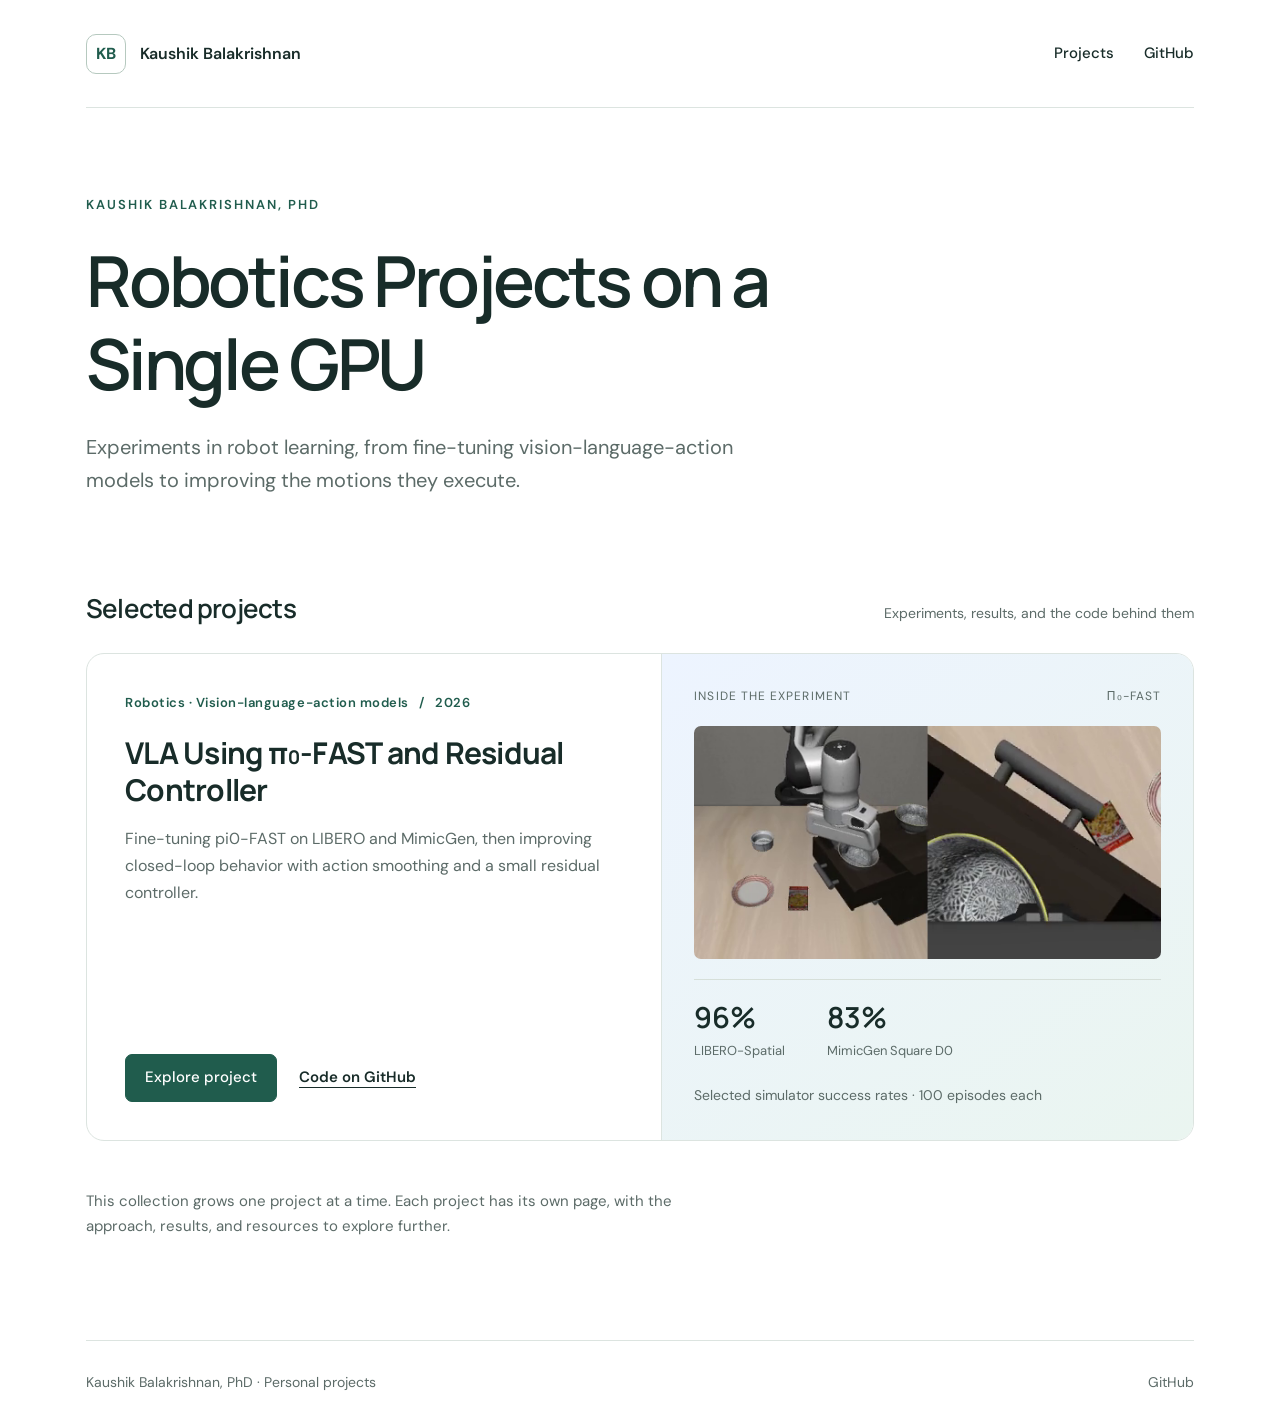
<file: index.html>
<!doctype html><html lang="en"><head><meta charset="utf-8"><meta name="viewport" content="width=device-width,initial-scale=1"><title>Robotics Projects on a Single GPU | Kaushik Balakrishnan</title><meta name="description" content="Robotics projects on a single GPU by Kaushik Balakrishnan, PhD. Explore experiments, simulator results, open-source code, and trained models."><meta name="color-scheme" content="light"><link rel="canonical" href="https://kaushikb258.github.io/"><meta property="og:title" content="Robotics Projects on a Single GPU | Kaushik Balakrishnan"><meta property="og:description" content="Robotics projects on a single GPU by Kaushik Balakrishnan, PhD. Explore experiments, simulator results, open-source code, and trained models."><meta property="og:type" content="website"><meta property="og:url" content="https://kaushikb258.github.io/"><link rel="icon" type="image/svg+xml" href="/assets/favicon.svg"><link rel="stylesheet" href="/assets/site.css"></head><body><a class="skip" href="#main">Skip to content</a><div class="wrap"><header class="site-header"><a class="brand" href="/" aria-label="Kaushik Balakrishnan home"><span aria-hidden="true">KB</span><div class="name">Kaushik Balakrishnan</div></a><nav class="nav" aria-label="Main navigation"><a href="/#projects">Projects</a><a class="optional" href="https://github.com/kaushikb258">GitHub</a></nav></header><main id="main"><section class="hero"><p class="eyebrow">Kaushik Balakrishnan, PhD</p><h1>Robotics Projects on a Single GPU</h1><p class="lede">Experiments in robot learning, from fine-tuning vision-language-action models to improving the motions they execute.</p></section><section id="projects" aria-labelledby="projects-title"><div class="section-heading"><h2 id="projects-title">Selected projects</h2><span class="small">Experiments, results, and the code behind them</span></div><article class="project-card"><div class="project-content"><div class="project-meta">Robotics · Vision-language-action models &nbsp; / &nbsp; 2026</div><h3><a href="/projects/pi0-fast/">VLA Using π₀-FAST and Residual Controller</a></h3><p>Fine-tuning pi0-FAST on LIBERO and MimicGen, then improving closed-loop behavior with action smoothing and a small residual controller.</p><div class="actions"><a class="button" href="/projects/pi0-fast/">Explore project</a><a class="text-link" href="https://github.com/kaushikb258/pi0_fast">Code on GitHub</a></div></div><div class="project-visual"><div class="visual-label"><span>Inside the experiment</span><span>π₀-FAST</span></div><a href="/projects/pi0-fast/" aria-label="Explore VLA Using π₀-FAST and Residual Controller"><img src="/assets/libero-views.png" alt="LIBERO simulation viewed from the external camera and the camera on the robot arm" width="512" height="256"></a><div class="metrics-mini"><div><strong>96%</strong><span>LIBERO-Spatial</span></div><div><strong>83%</strong><span>MimicGen Square D0</span></div></div><span class="small">Selected simulator success rates · 100 episodes each</span></div></article></section><p class="archive-note">This collection grows one project at a time. Each project has its own page, with the approach, results, and resources to explore further.</p></main><footer class="footer"><span>Kaushik Balakrishnan, PhD · Personal projects</span><a href="https://github.com/kaushikb258">GitHub</a></footer></div></body></html>
</file>
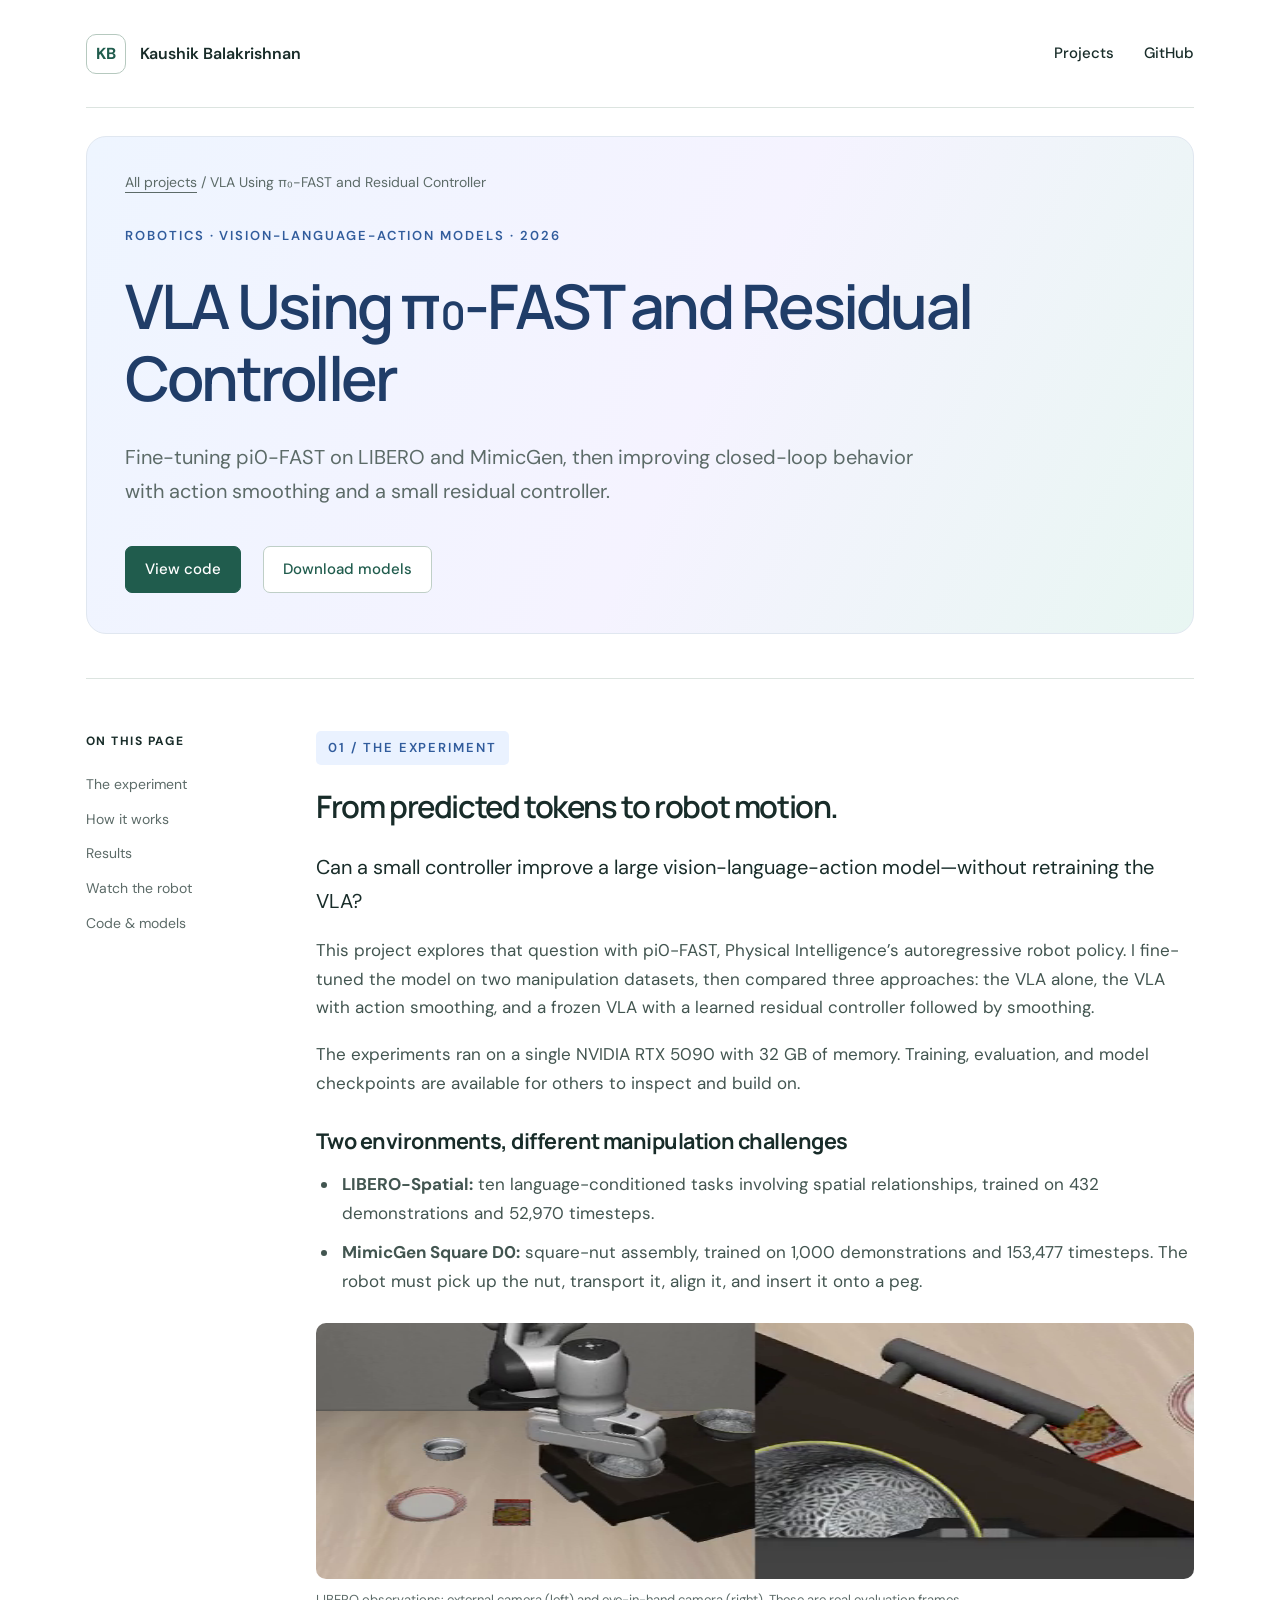
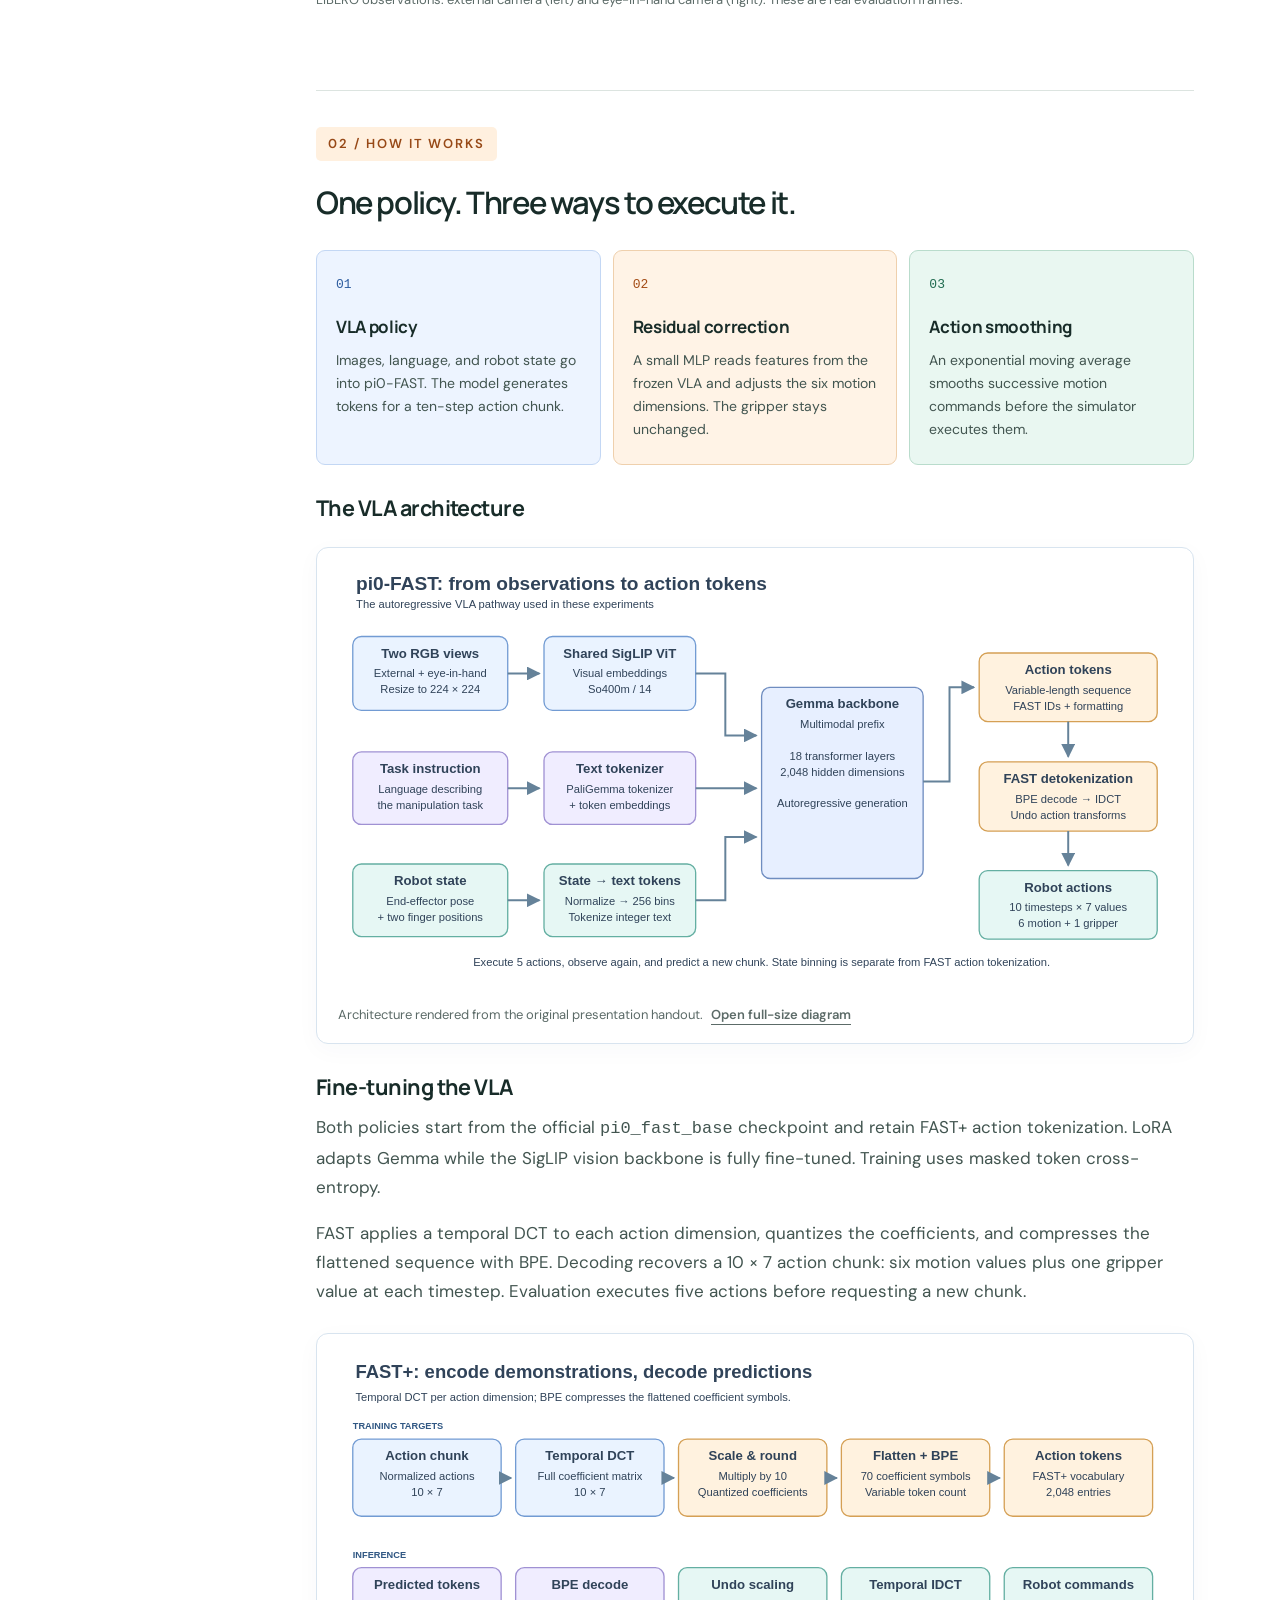
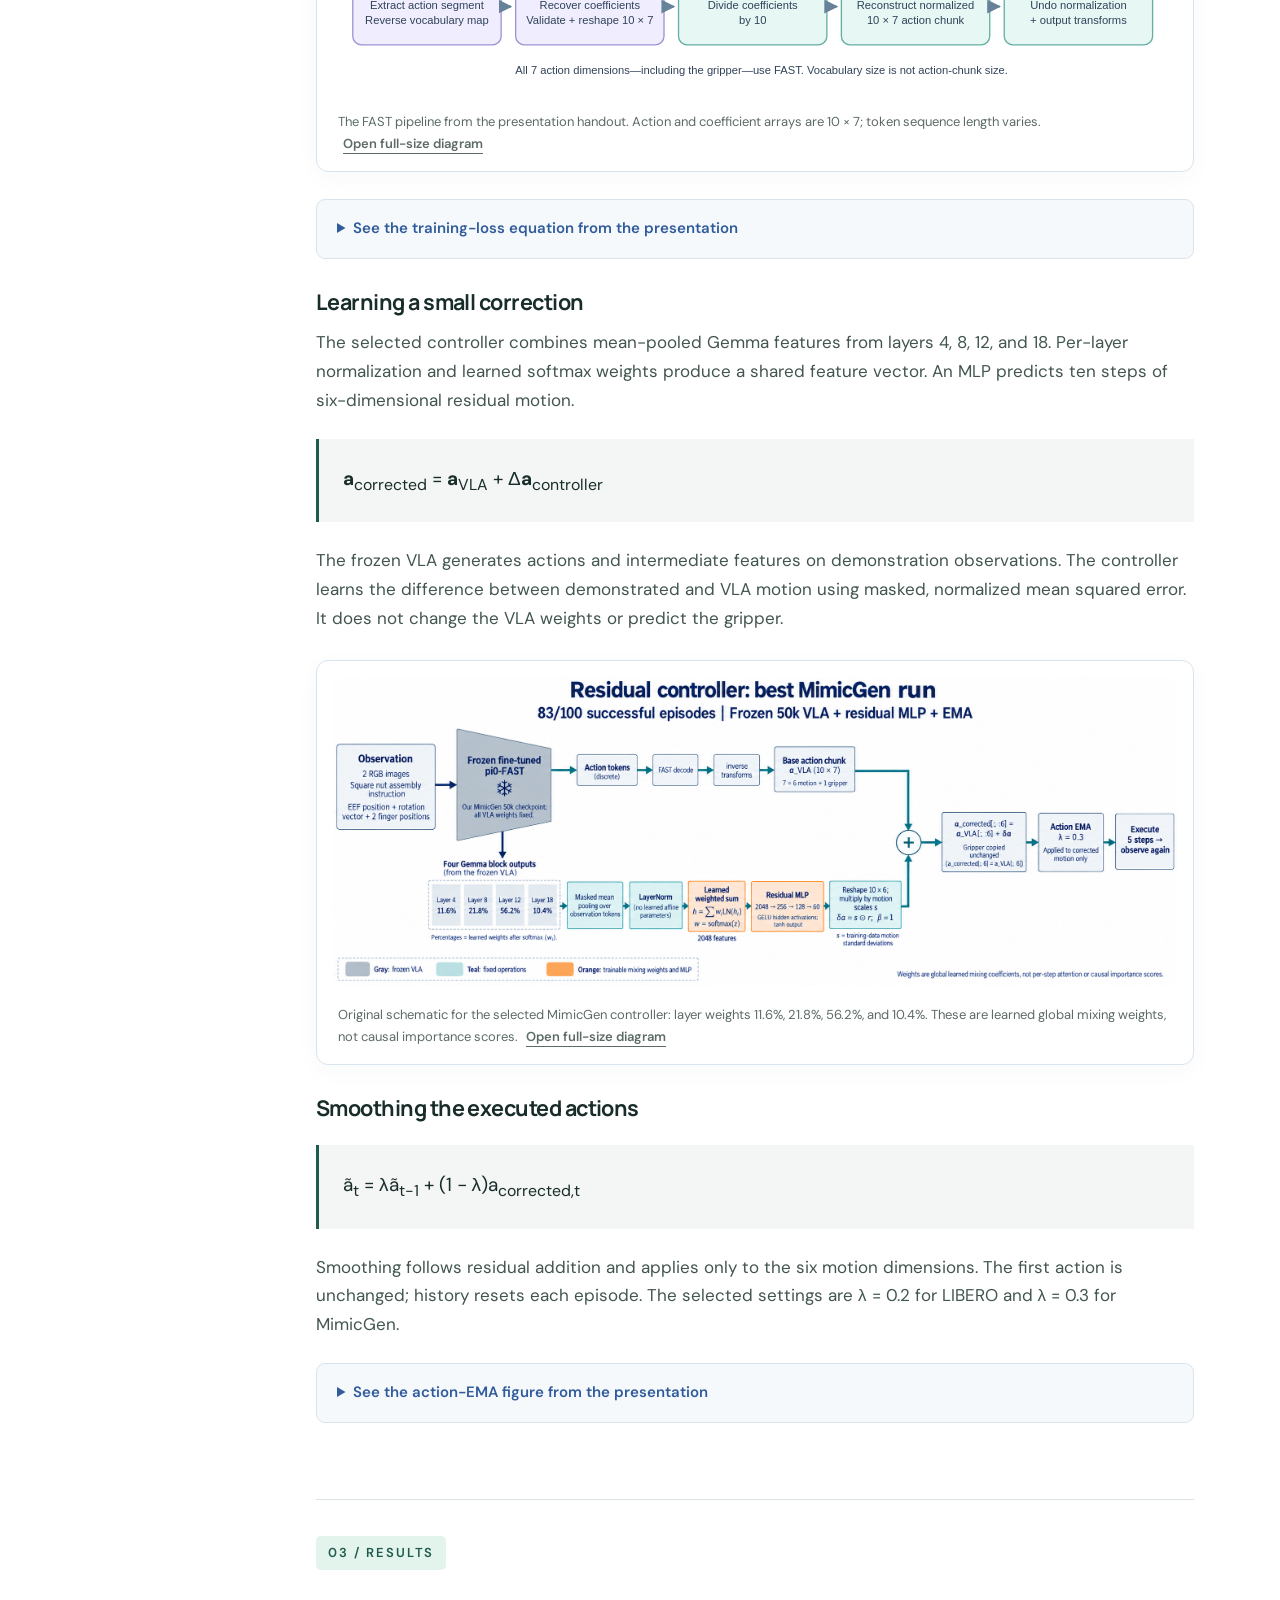
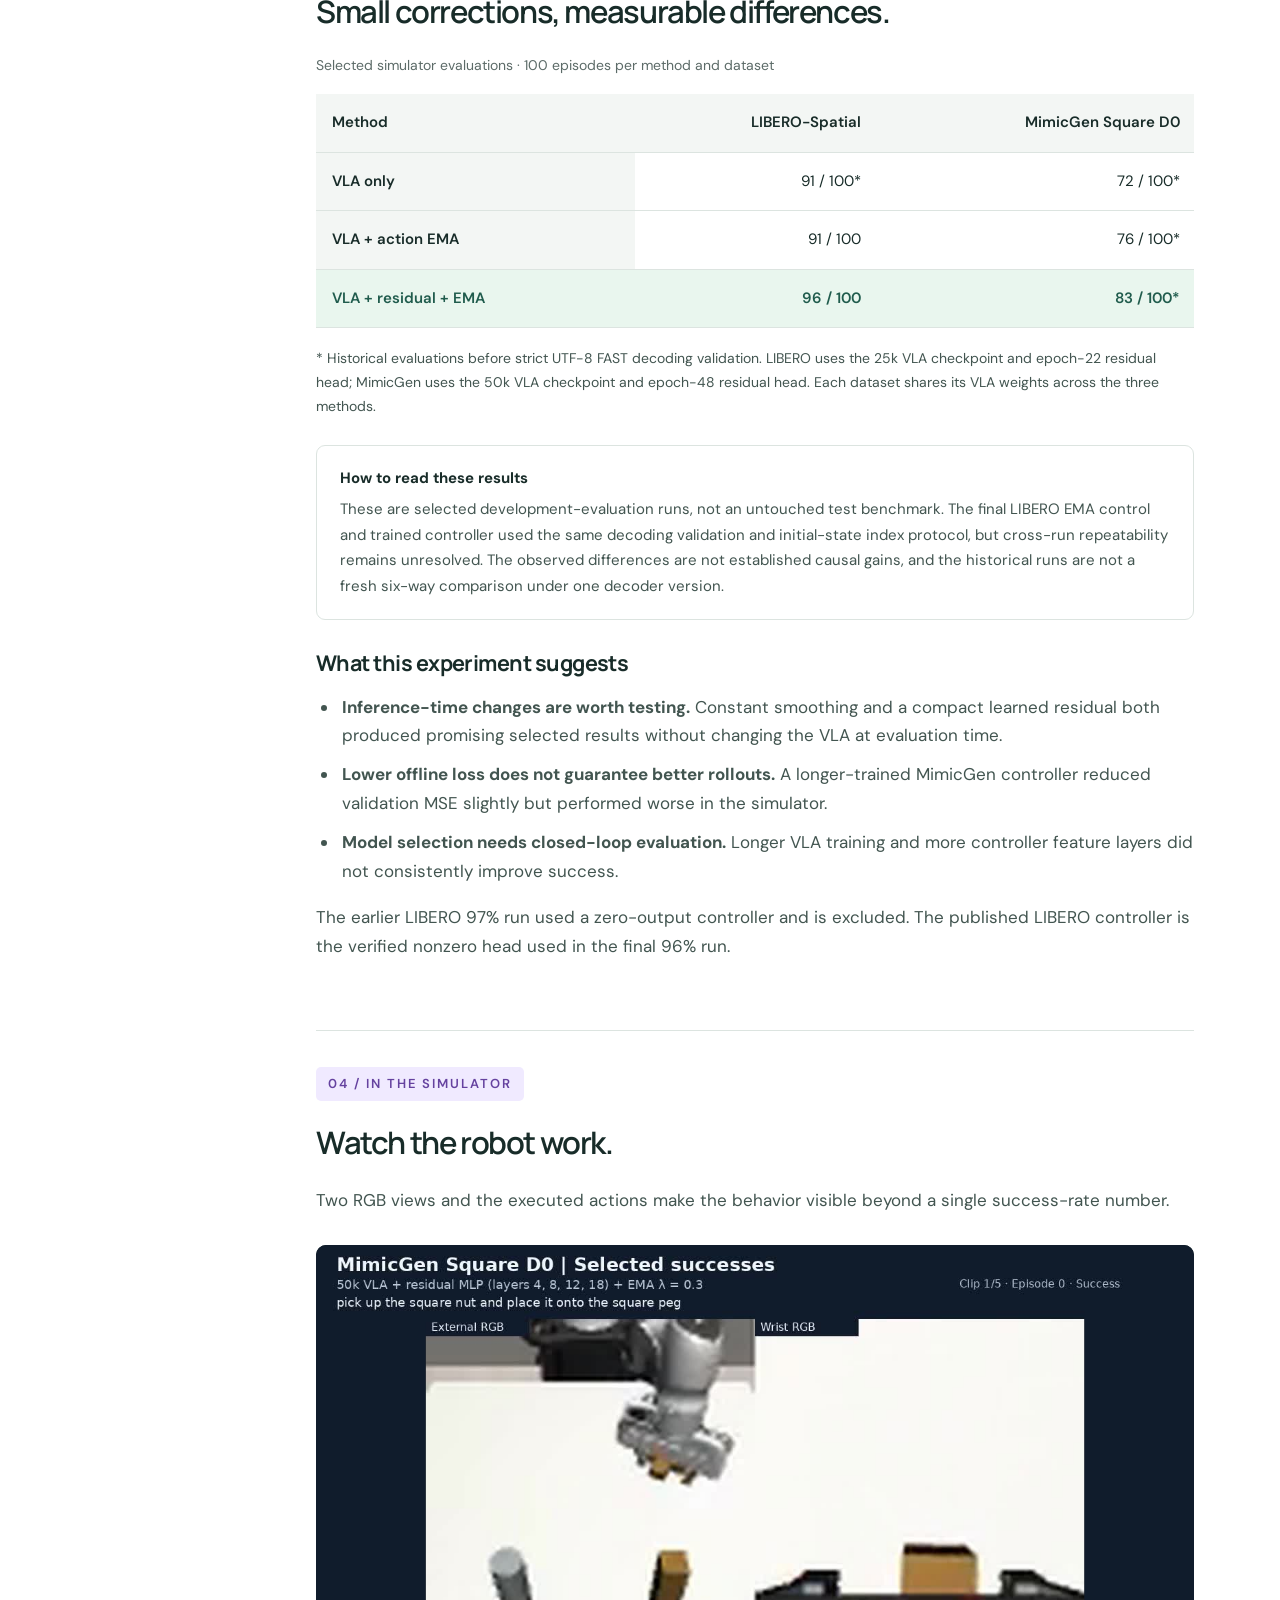
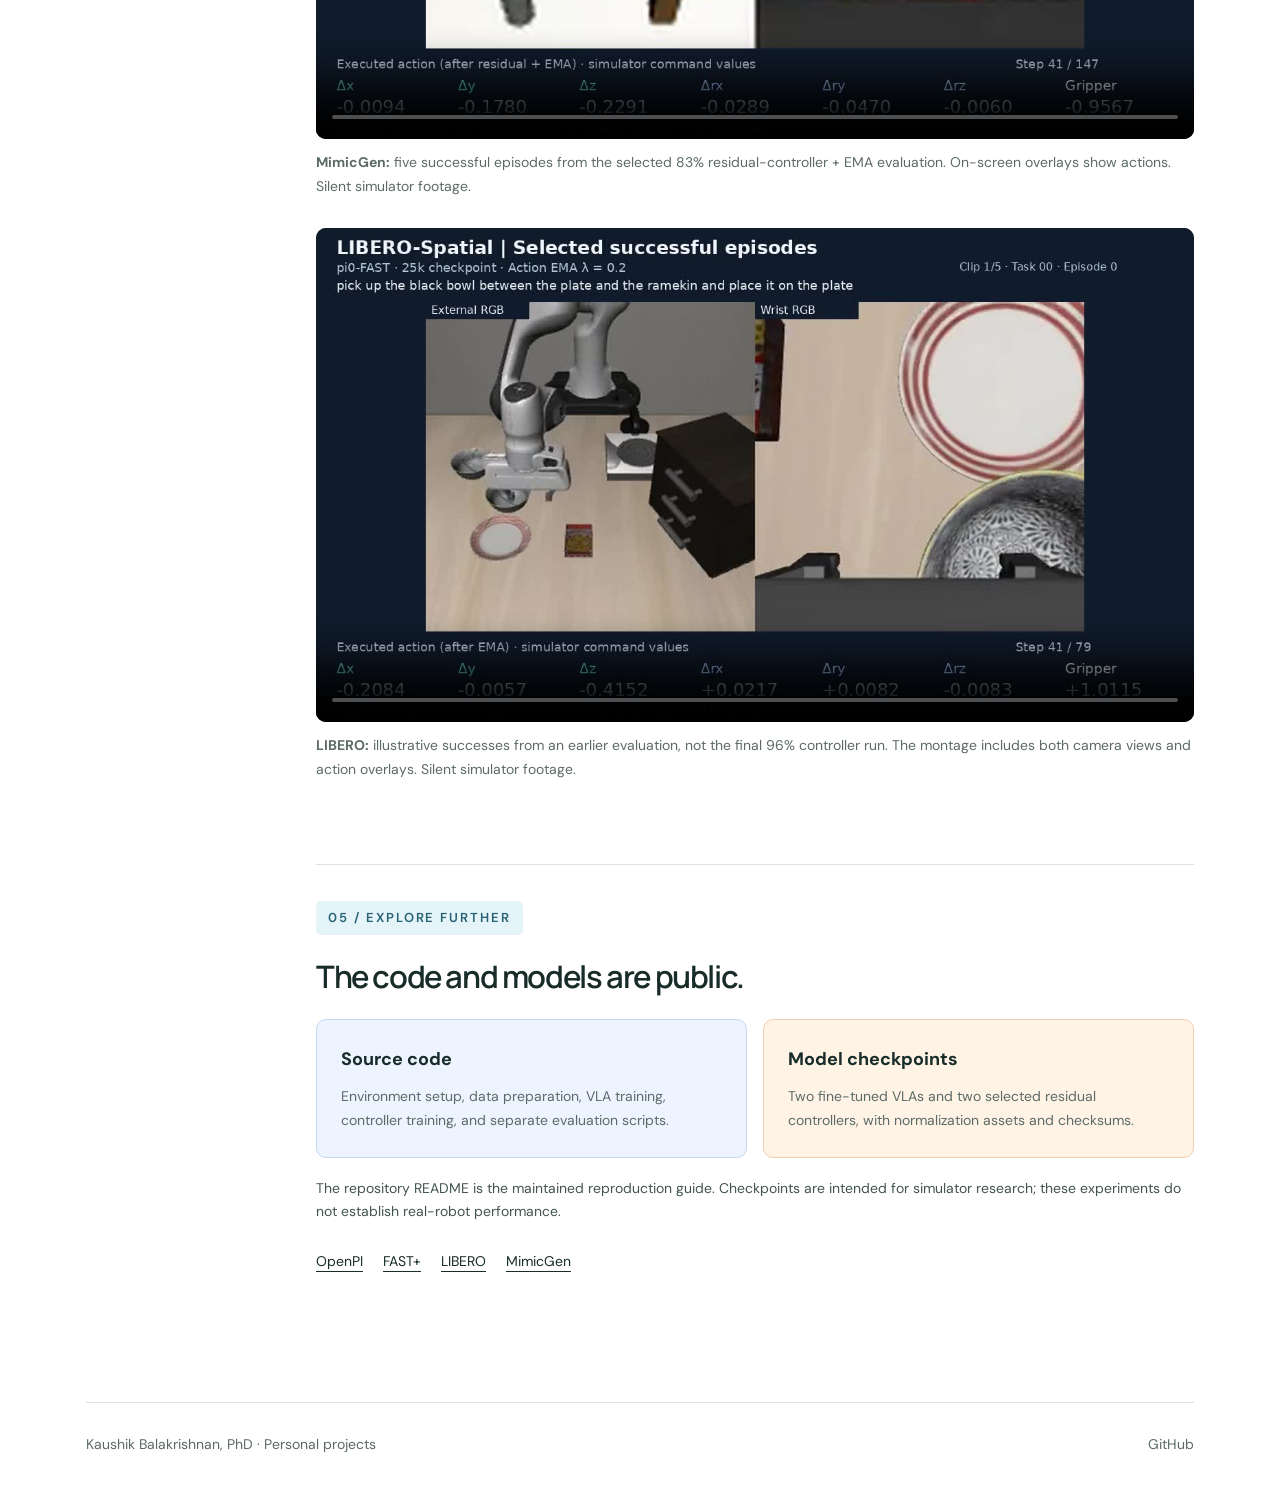
<file: projects/pi0-fast/index.html>
<!doctype html><html lang="en"><head><meta charset="utf-8"><meta name="viewport" content="width=device-width,initial-scale=1"><title>VLA Using π₀-FAST and Residual Controller | Kaushik Balakrishnan</title><meta name="description" content="Fine-tuning pi0-FAST on LIBERO and MimicGen, then improving closed-loop behavior with action smoothing and a small residual controller."><meta name="color-scheme" content="light"><link rel="canonical" href="https://kaushikb258.github.io/projects/pi0-fast/"><meta property="og:title" content="VLA Using π₀-FAST and Residual Controller | Kaushik Balakrishnan"><meta property="og:description" content="Fine-tuning pi0-FAST on LIBERO and MimicGen, then improving closed-loop behavior with action smoothing and a small residual controller."><meta property="og:type" content="website"><meta property="og:url" content="https://kaushikb258.github.io/projects/pi0-fast/"><link rel="icon" type="image/svg+xml" href="/assets/favicon.svg"><link rel="stylesheet" href="/assets/site.css"></head><body><a class="skip" href="#main">Skip to content</a><div class="wrap"><header class="site-header"><a class="brand" href="/" aria-label="Kaushik Balakrishnan home"><span aria-hidden="true">KB</span><div class="name">Kaushik Balakrishnan</div></a><nav class="nav" aria-label="Main navigation"><a href="/#projects">Projects</a><a class="optional" href="https://github.com/kaushikb258">GitHub</a></nav></header><main id="main"><div class="project-hero"><div class="breadcrumb"><a href="/">All projects</a> / VLA Using π₀-FAST and Residual Controller</div><p class="eyebrow">Robotics · Vision-language-action models · 2026</p><h1>VLA Using π₀-FAST and Residual Controller</h1><p class="lede">Fine-tuning pi0-FAST on LIBERO and MimicGen, then improving closed-loop behavior with action smoothing and a small residual controller.</p><div class="actions"><a class="button" href="https://github.com/kaushikb258/pi0_fast">View code</a><a class="button secondary" href="https://huggingface.co/kaushikb258/pi0-fast-libero-mimicgen">Download models</a></div></div><div class="project-layout"><nav class="toc" aria-label="On this page"><strong>On this page</strong><a href="#overview">The experiment</a><a href="#approach">How it works</a><a href="#results">Results</a><a href="#watch">Watch the robot</a><a href="#resources">Code &amp; models</a></nav><article class="article">
<section id="overview"><p class="eyebrow">01 / The experiment</p><h2>From predicted tokens to robot motion.</h2><p class="intro">Can a small controller improve a large vision-language-action model—without retraining the VLA?</p><p>This project explores that question with pi0-FAST, Physical Intelligence’s autoregressive robot policy. I fine-tuned the model on two manipulation datasets, then compared three approaches: the VLA alone, the VLA with action smoothing, and a frozen VLA with a learned residual controller followed by smoothing.</p><p>The experiments ran on a single NVIDIA RTX 5090 with 32 GB of memory. Training, evaluation, and model checkpoints are available for others to inspect and build on.</p><h3>Two environments, different manipulation challenges</h3><ul><li><strong>LIBERO-Spatial:</strong> ten language-conditioned tasks involving spatial relationships, trained on 432 demonstrations and 52,970 timesteps.</li><li><strong>MimicGen Square D0:</strong> square-nut assembly, trained on 1,000 demonstrations and 153,477 timesteps. The robot must pick up the nut, transport it, align it, and insert it onto a peg.</li></ul><figure class="figure"><img src="/assets/libero-views.png" alt="External and eye-in-hand RGB observations in a LIBERO simulator episode" width="512" height="256" loading="lazy"><figcaption>LIBERO observations: external camera (left) and eye-in-hand camera (right). These are real evaluation frames.</figcaption></figure></section>
<section id="approach"><p class="eyebrow">02 / How it works</p><h2>One policy. Three ways to execute it.</h2><div class="flow"><div class="flow-item"><span class="number">01</span><h3>VLA policy</h3><p>Images, language, and robot state go into pi0-FAST. The model generates tokens for a ten-step action chunk.</p></div><div class="flow-item"><span class="number">02</span><h3>Residual correction</h3><p>A small MLP reads features from the frozen VLA and adjusts the six motion dimensions. The gripper stays unchanged.</p></div><div class="flow-item"><span class="number">03</span><h3>Action smoothing</h3><p>An exponential moving average smooths successive motion commands before the simulator executes them.</p></div></div><h3>The VLA architecture</h3><figure class="figure schematic"><a href="/assets/vla-architecture.svg" target="_blank" rel="noopener" aria-label="Open full-size diagram: VLA architecture connecting two RGB views, language and robot state through SigLIP and Gemma to FAST actions"><img src="/assets/vla-architecture.svg" alt="VLA architecture connecting two RGB views, language and robot state through SigLIP and Gemma to FAST actions" loading="lazy"></a><figcaption>Architecture rendered from the original presentation handout. <a href="/assets/vla-architecture.svg" target="_blank" rel="noopener">Open full-size diagram</a></figcaption></figure><h3>Fine-tuning the VLA</h3><p>Both policies start from the official <code>pi0_fast_base</code> checkpoint and retain FAST+ action tokenization. LoRA adapts Gemma while the SigLIP vision backbone is fully fine-tuned. Training uses masked token cross-entropy.</p><p>FAST applies a temporal DCT to each action dimension, quantizes the coefficients, and compresses the flattened sequence with BPE. Decoding recovers a 10 × 7 action chunk: six motion values plus one gripper value at each timestep. Evaluation executes five actions before requesting a new chunk.</p><figure class="figure schematic"><a href="/assets/fast-tokenization.svg" target="_blank" rel="noopener" aria-label="Open full-size diagram: FAST encoding and decoding, showing temporal DCT, quantization, BPE and the inverse operations"><img src="/assets/fast-tokenization.svg" alt="FAST encoding and decoding, showing temporal DCT, quantization, BPE and the inverse operations" loading="lazy"></a><figcaption>The FAST pipeline from the presentation handout. Action and coefficient arrays are 10 × 7; token sequence length varies. <a href="/assets/fast-tokenization.svg" target="_blank" rel="noopener">Open full-size diagram</a></figcaption></figure><details class="figure-details"><summary>See the training-loss equation from the presentation</summary><figure class="figure schematic"><a href="/assets/vla-loss.png" target="_blank" rel="noopener" aria-label="Open full-size diagram: Masked autoregressive token cross-entropy with observation and padding tokens excluded"><img src="/assets/vla-loss.png" alt="Masked autoregressive token cross-entropy with observation and padding tokens excluded" loading="lazy"></a><figcaption>Original presentation figure: VLA training loss. <a href="/assets/vla-loss.png" target="_blank" rel="noopener">Open full-size diagram</a></figcaption></figure></details><h3>Learning a small correction</h3><p>The selected controller combines mean-pooled Gemma features from layers 4, 8, 12, and 18. Per-layer normalization and learned softmax weights produce a shared feature vector. An MLP predicts ten steps of six-dimensional residual motion.</p><div class="formula" role="math" aria-label="Corrected action equals VLA action plus the controller correction"><strong>a</strong><sub>corrected</sub> = <strong>a</strong><sub>VLA</sub> + Δ<strong>a</strong><sub>controller</sub></div><p>The frozen VLA generates actions and intermediate features on demonstration observations. The controller learns the difference between demonstrated and VLA motion using masked, normalized mean squared error. It does not change the VLA weights or predict the gripper.</p><figure class="figure schematic"><a href="/assets/residual-controller.png" target="_blank" rel="noopener" aria-label="Open full-size diagram: Original 83 percent MimicGen controller schematic with layers 4, 8, 12 and 18, learned mixing weights, residual MLP and EMA"><img src="/assets/residual-controller.png" alt="Original 83 percent MimicGen controller schematic with layers 4, 8, 12 and 18, learned mixing weights, residual MLP and EMA" loading="lazy"></a><figcaption>Original schematic for the selected MimicGen controller: layer weights 11.6%, 21.8%, 56.2%, and 10.4%. These are learned global mixing weights, not causal importance scores. <a href="/assets/residual-controller.png" target="_blank" rel="noopener">Open full-size diagram</a></figcaption></figure><h3>Smoothing the executed actions</h3><div class="formula" role="math" aria-label="Executed action at time t equals lambda times the previous executed action plus one minus lambda times the current corrected action">ã<sub>t</sub> = λã<sub>t−1</sub> + (1 − λ)a<sub>corrected,t</sub></div><p>Smoothing follows residual addition and applies only to the six motion dimensions. The first action is unchanged; history resets each episode. The selected settings are λ = 0.2 for LIBERO and λ = 0.3 for MimicGen.</p><details class="figure-details"><summary>See the action-EMA figure from the presentation</summary><figure class="figure schematic"><a href="/assets/action-ema.png" target="_blank" rel="noopener" aria-label="Open full-size diagram: Exponential moving average of consecutive motion commands with first action unchanged"><img src="/assets/action-ema.png" alt="Exponential moving average of consecutive motion commands with first action unchanged" loading="lazy"></a><figcaption>Original presentation figure: EMA; applied to corrected motion in the residual method. <a href="/assets/action-ema.png" target="_blank" rel="noopener">Open full-size diagram</a></figcaption></figure></details></section>
<section id="results"><p class="eyebrow">03 / Results</p><h2>Small corrections, measurable differences.</h2><div class="table-wrap"><table><caption>Selected simulator evaluations · 100 episodes per method and dataset</caption><thead><tr><th scope="col">Method</th><th scope="col">LIBERO-Spatial</th><th scope="col">MimicGen Square D0</th></tr></thead><tbody><tr><th scope="row">VLA only</th><td>91 / 100*</td><td>72 / 100*</td></tr><tr><th scope="row">VLA + action EMA</th><td>91 / 100</td><td>76 / 100*</td></tr><tr class="best-row"><th scope="row">VLA + residual + EMA</th><td>96 / 100</td><td>83 / 100*</td></tr></tbody></table></div><p class="results-note">* Historical evaluations before strict UTF-8 FAST decoding validation. LIBERO uses the 25k VLA checkpoint and epoch-22 residual head; MimicGen uses the 50k VLA checkpoint and epoch-48 residual head. Each dataset shares its VLA weights across the three methods.</p><div class="note"><strong>How to read these results</strong><p>These are selected development-evaluation runs, not an untouched test benchmark. The final LIBERO EMA control and trained controller used the same decoding validation and initial-state index protocol, but cross-run repeatability remains unresolved. The observed differences are not established causal gains, and the historical runs are not a fresh six-way comparison under one decoder version.</p></div><h3>What this experiment suggests</h3><ul><li><strong>Inference-time changes are worth testing.</strong> Constant smoothing and a compact learned residual both produced promising selected results without changing the VLA at evaluation time.</li><li><strong>Lower offline loss does not guarantee better rollouts.</strong> A longer-trained MimicGen controller reduced validation MSE slightly but performed worse in the simulator.</li><li><strong>Model selection needs closed-loop evaluation.</strong> Longer VLA training and more controller feature layers did not consistently improve success.</li></ul><p>The earlier LIBERO 97% run used a zero-output controller and is excluded. The published LIBERO controller is the verified nonzero head used in the final 96% run.</p></section>
<section id="watch"><p class="eyebrow">04 / In the simulator</p><h2>Watch the robot work.</h2><p>Two RGB views and the executed actions make the behavior visible beyond a single success-rate number.</p><figure class="video-block"><video controls playsinline preload="none" aria-label="Five successful MimicGen episodes with the 83 percent residual controller" poster="/assets/mimicgen-video-poster.jpg"><source src="/assets/mimicgen-successes.mp4" type="video/mp4">Your browser cannot play this video. <a href="/assets/mimicgen-successes.mp4">Download the MimicGen video</a>.</video><figcaption><strong>MimicGen:</strong> five successful episodes from the selected 83% residual-controller + EMA evaluation. On-screen overlays show actions. Silent simulator footage.</figcaption></figure><figure class="video-block"><video controls playsinline preload="none" aria-label="Five illustrative successful LIBERO episodes from an earlier evaluation" poster="/assets/libero-video-poster.jpg"><source src="/assets/libero-successes.mp4" type="video/mp4">Your browser cannot play this video. <a href="/assets/libero-successes.mp4">Download the LIBERO video</a>.</video><figcaption><strong>LIBERO:</strong> illustrative successes from an earlier evaluation, not the final 96% controller run. The montage includes both camera views and action overlays. Silent simulator footage.</figcaption></figure></section>
<section id="resources"><p class="eyebrow">05 / Explore further</p><h2>The code and models are public.</h2><div class="resource-grid"><a class="resource" href="https://github.com/kaushikb258/pi0_fast"><strong>Source code</strong><span>Environment setup, data preparation, VLA training, controller training, and separate evaluation scripts.</span></a><a class="resource" href="https://huggingface.co/kaushikb258/pi0-fast-libero-mimicgen"><strong>Model checkpoints</strong><span>Two fine-tuned VLAs and two selected residual controllers, with normalization assets and checksums.</span></a></div><p class="results-note">The repository README is the maintained reproduction guide. Checkpoints are intended for simulator research; these experiments do not establish real-robot performance.</p><div class="references"><a href="https://github.com/Physical-Intelligence/openpi">OpenPI</a><a href="https://huggingface.co/physical-intelligence/fast">FAST+</a><a href="https://github.com/Lifelong-Robot-Learning/LIBERO">LIBERO</a><a href="https://github.com/NVlabs/mimicgen">MimicGen</a></div></section>
</article></div></main><footer class="footer"><span>Kaushik Balakrishnan, PhD · Personal projects</span><a href="https://github.com/kaushikb258">GitHub</a></footer></div></body></html>
</file>
<file: assets/site.css>
@import url('https://fonts.googleapis.com/css2?family=DM+Sans:wght@400;450;500;550;600;650;700&family=Manrope:wght@400;500;600;650;700;750;800&display=swap');
:root{--ink:#182c29;--muted:#5c6b68;--green:#205c4d;--line:#dce4e0;--paper:#fff;--soft:#f3f6f4;--blue:#446798;--max:1180px}*{box-sizing:border-box}html{scroll-behavior:smooth;scroll-padding-top:35px}body{margin:0;background:var(--paper);color:var(--ink);font:400 17px/1.7 'DM Sans',sans-serif}a{color:inherit;text-underline-offset:5px}button,a{-webkit-tap-highlight-color:transparent}a:focus-visible,summary:focus-visible,video:focus-visible{outline:3px solid #d2a241;outline-offset:6px}img,video{max-width:100%;display:block}h1,h2,h3,p{margin-top:0}h1,h2,h3{font-family:Manrope,sans-serif;line-height:1.18;letter-spacing:-.045em}h1{font-size:clamp(2.65rem,5.5vw,4.8rem);font-weight:600}h2{font-size:clamp(1.8rem,3.1vw,2.8rem);font-weight:600}h3{font-size:1.35rem;letter-spacing:-.025em}p{margin-bottom:1.1rem}.wrap{max-width:var(--max);margin:auto;padding:0 36px}.skip{position:absolute;top:-100px;padding:10px;background:white;z-index:4}.skip:focus{top:8px}.site-header{height:108px;display:flex;align-items:center;justify-content:space-between;gap:24px;border-bottom:1px solid var(--line)}.brand{display:flex;align-items:center;gap:14px;text-decoration:none;font-weight:600;font-size:16px}.brand span{display:inline-grid;place-items:center;width:40px;height:40px;border:1px solid #b6c9bf;border-radius:10px;color:var(--green);font-weight:700}.nav{display:flex;gap:30px;font-size:15px;font-weight:500}.nav a{text-decoration:none}.nav a:hover,.text-link:hover{color:var(--green);text-decoration:underline}.hero{padding:86px 0 78px;max-width:860px}.eyebrow{font-size:13px;text-transform:uppercase;letter-spacing:.15em;font-weight:600;color:var(--green);margin-bottom:23px}.hero h1{margin-bottom:26px}.hero .lede{font-size:20px;line-height:1.65;color:var(--muted);max-width:650px}.section-heading{display:flex;align-items:baseline;justify-content:space-between;gap:20px;margin-bottom:27px}.section-heading h2{font-size:26px;letter-spacing:-.03em;margin:0}.small{font-size:14px;color:var(--muted)}.project-card{border:1px solid var(--line);border-radius:18px;overflow:hidden;display:grid;grid-template-columns:1.08fr 1fr;margin-bottom:30px;background:white}.project-content{padding:38px;display:flex;flex-direction:column;align-items:flex-start}.project-meta{font-size:13px;color:var(--green);letter-spacing:.04em;font-weight:600;margin-bottom:20px}.project-content h3{font-size:30px;line-height:1.25;margin-bottom:16px}.project-content h3 a{text-decoration:none}.project-content>p{color:var(--muted);font-size:16px}.project-visual{background:var(--soft);padding:32px;display:flex;flex-direction:column;justify-content:center;gap:20px;border-left:1px solid var(--line)}.project-visual img{width:100%;height:auto;border-radius:7px;aspect-ratio:2/1;object-fit:cover}.visual-label{display:flex;justify-content:space-between;font-size:12px;letter-spacing:.09em;text-transform:uppercase;color:var(--muted)}.actions{display:flex;align-items:center;gap:22px;flex-wrap:wrap;margin-top:auto;padding-top:16px}.button{display:inline-flex;align-items:center;justify-content:center;padding:10px 19px;background:var(--green);color:white;border:1px solid var(--green);border-radius:7px;font-weight:500;font-size:15px;text-decoration:none;transition:background .15s}.button:hover{background:#163e33}.button.secondary{background:white;color:var(--green);border-color:#bfcfc7}.text-link{font-size:15px;font-weight:600}.metrics-mini{display:flex;gap:42px;border-top:1px solid #d6dfd9;padding-top:20px}.metrics-mini strong{font-family:Manrope,sans-serif;font-size:29px;font-weight:600;line-height:1.2;display:block}.metrics-mini span{font-size:13px;color:var(--muted)}.archive-note{padding:18px 0 60px;font-size:15px;color:var(--muted);max-width:630px}.footer{display:flex;justify-content:space-between;align-items:center;gap:20px;padding:30px 0;margin-top:40px;border-top:1px solid var(--line);font-size:14px;color:var(--muted)}.footer a{text-decoration:none}.project-hero{padding:48px 0 52px}.breadcrumb{font-size:14px;color:var(--muted);margin-bottom:42px}.project-hero h1{max-width:970px;font-size:clamp(2.4rem,4.8vw,4rem);margin-bottom:25px}.project-hero .lede{max-width:810px;font-size:20px;color:var(--muted)}.project-hero .actions{justify-content:flex-start;margin-top:22px}.project-layout{display:grid;grid-template-columns:175px minmax(0,1fr);gap:55px;align-items:start;border-top:1px solid var(--line);padding-top:52px}.toc{position:sticky;top:30px;display:flex;flex-direction:column;gap:11px;font-size:14px}.toc strong{font-size:12px;letter-spacing:.12em;text-transform:uppercase;margin-bottom:10px}.toc a{text-decoration:none;color:var(--muted)}.toc a:hover{color:var(--green)}.article{min-width:0}.article section{padding-bottom:52px;margin-bottom:36px;border-bottom:1px solid var(--line)}.article h2{font-size:31px;margin-bottom:25px}.article h3{margin:30px 0 14px}.article p{color:#425550}.article .intro{font-size:20px;color:var(--ink)}.figure{margin:27px 0}.figure img{width:100%;border-radius:10px}.figure figcaption{font-size:13px;color:var(--muted);margin-top:10px}.flow{display:grid;grid-template-columns:repeat(3,1fr);gap:12px;margin:30px 0}.flow-item{padding:23px 19px;background:var(--soft);border:1px solid var(--line);border-radius:9px}.flow-item .number{font-family:monospace;font-size:13px;color:var(--green);display:block;margin-bottom:20px}.flow-item h3{font-size:17px;margin:0 0 12px;letter-spacing:-.02em}.flow-item p{font-size:14px;line-height:1.65;margin:0}.formula{padding:24px;background:var(--soft);border-left:3px solid var(--green);font-size:19px;margin:24px 0;overflow-wrap:anywhere}.table-wrap{overflow-x:auto}table{border-collapse:collapse;width:100%;text-align:left;font-size:15px}caption{text-align:left;font-size:14px;color:var(--muted);padding-bottom:16px}th{font-weight:600;background:var(--soft)}td,th{padding:16px 14px;border-bottom:1px solid var(--line)}td:first-child,th:first-child{padding-left:16px}td:not(:first-child),th:not(:first-child){text-align:right;white-space:nowrap}.best-row{color:var(--green);font-weight:600}.results-note{font-size:14px;color:var(--muted);margin-top:19px}.note{border:1px solid var(--line);padding:20px 23px;border-radius:9px;font-size:15px;margin:26px 0}.note strong{display:block;margin-bottom:6px}.note p:last-child{margin:0}.video-block{margin:30px 0}.video-block video{width:100%;border-radius:10px;background:#172a26}.video-block figcaption{font-size:14px;color:var(--muted);margin-top:12px}.resource-grid{display:grid;grid-template-columns:1fr 1fr;gap:16px}.resource{display:block;border:1px solid var(--line);border-radius:10px;padding:24px;text-decoration:none}.resource:hover{background:var(--soft);border-color:#aac0b5}.resource strong{display:block;font-size:18px;margin-bottom:10px}.resource span{display:block;font-size:14px;color:var(--muted)}.references{font-size:14px;display:flex;gap:20px;flex-wrap:wrap;margin-top:26px}ul{padding-left:23px}.article li{padding-left:3px;margin:10px 0;color:#425550}.article section:last-child{border-bottom:0}.home-label{font-size:15px;color:var(--muted);margin-top:12px}.empty-space{margin-top:28px}.sr-only{position:absolute;width:1px;height:1px;padding:0;margin:-1px;overflow:hidden;clip:rect(0,0,0,0);white-space:nowrap;border:0}@media(max-width:850px){.project-card{grid-template-columns:1fr}.project-visual{border-left:0;border-top:1px solid var(--line)}.project-layout{grid-template-columns:1fr;gap:30px}.toc{position:static;flex-direction:row;flex-wrap:wrap;border-bottom:1px solid var(--line);padding-bottom:24px;gap:12px 22px}.toc strong{display:none}.flow{grid-template-columns:1fr}.flow-item{display:grid;grid-template-columns:28px 1fr;gap:0 12px}.flow-item .number{grid-row:span 2;margin:0}.flow-item p{grid-column:2}.hero{padding:62px 0}.project-hero h1{font-size:2.7rem}}@media(max-width:540px){.wrap{padding:0 22px}.site-header{height:90px}.brand{font-size:14px;gap:10px}.brand span{width:34px;height:34px}.brand .name{max-width:160px;line-height:1.35}.nav{gap:16px;font-size:14px}.nav .optional{display:none}.hero{padding:54px 0 48px}.hero h1{font-size:2.75rem}.hero .lede,.project-hero .lede{font-size:18px}.project-content{padding:26px}.project-content h3{font-size:26px}.project-visual{padding:24px}.metrics-mini{gap:34px}.section-heading .small{display:none}.resource-grid{grid-template-columns:1fr}.footer{align-items:flex-start;flex-direction:column;gap:10px}.project-hero{padding-top:30px}.breadcrumb{margin-bottom:32px}.project-hero h1{font-size:2.5rem}.article h2{font-size:28px}td,th{padding:13px 10px;font-size:14px}.actions{gap:16px}.formula{font-size:17px}}@media(prefers-reduced-motion:reduce){html{scroll-behavior:auto}*{transition:none!important}}

/* Color tracks the stages: vision in blue, residual learning in orange, motion in teal. */
.project-hero{background:linear-gradient(115deg,#eef5ff 0%,#f5f3ff 55%,#e8f6f2 100%);margin-top:28px;border-radius:20px;padding:34px 38px 40px;border:1px solid #e0e7f0}.project-hero .breadcrumb{margin-bottom:30px}.project-hero .eyebrow{color:#315c9c}.project-hero h1{color:#203d68}.project-layout{margin-top:44px}.article section>.eyebrow{padding:6px 12px;display:inline-block;border-radius:5px;background:#eaf2ff;color:#315c9c}.article #approach>.eyebrow{background:#fff0df;color:#974917}.article #results>.eyebrow{background:#e3f4ed;color:#205c4d}.article #watch>.eyebrow{background:#f0eaff;color:#65429f}.article #resources>.eyebrow{background:#e5f4f8;color:#266273}.flow-item:nth-child(1){background:#edf4ff;border-color:#c3d7f4}.flow-item:nth-child(2){background:#fff3e6;border-color:#efd0ad}.flow-item:nth-child(3){background:#e9f7f1;border-color:#b9dccc}.flow-item:nth-child(1) .number{color:#2d5c9f}.flow-item:nth-child(2) .number{color:#a34b15}.flow-item:nth-child(3) .number{color:#216c51}.schematic{background:white;border:1px solid #d8e4ef;border-radius:12px;padding:16px;box-shadow:0 6px 24px #24446d08}.schematic img{height:auto}.schematic figcaption{padding:8px 5px 0;line-height:1.7}.schematic figcaption a{display:inline-block;margin-left:5px;font-weight:600}.figure-details{border:1px solid #d9e4ec;border-radius:9px;margin:24px 0;padding:16px 20px;background:#f6f9fc}.figure-details summary{font-size:15px;font-weight:600;color:#315c9c;cursor:pointer}.figure-details .figure{margin-bottom:5px}.best-row th,.best-row td{background:#e9f6ee}.resource:first-child{background:#edf4ff;border-color:#c4d8f0}.resource:nth-child(2){background:#fff3e6;border-color:#eed1af}.hero h1{max-width:850px}.project-visual{background:linear-gradient(145deg,#edf4ff,#eaf5f0)}@media(max-width:540px){.project-hero{padding:25px 22px;margin-left:-8px;margin-right:-8px}.schematic{padding:8px}.hero h1{font-size:2.6rem}}
</file>
